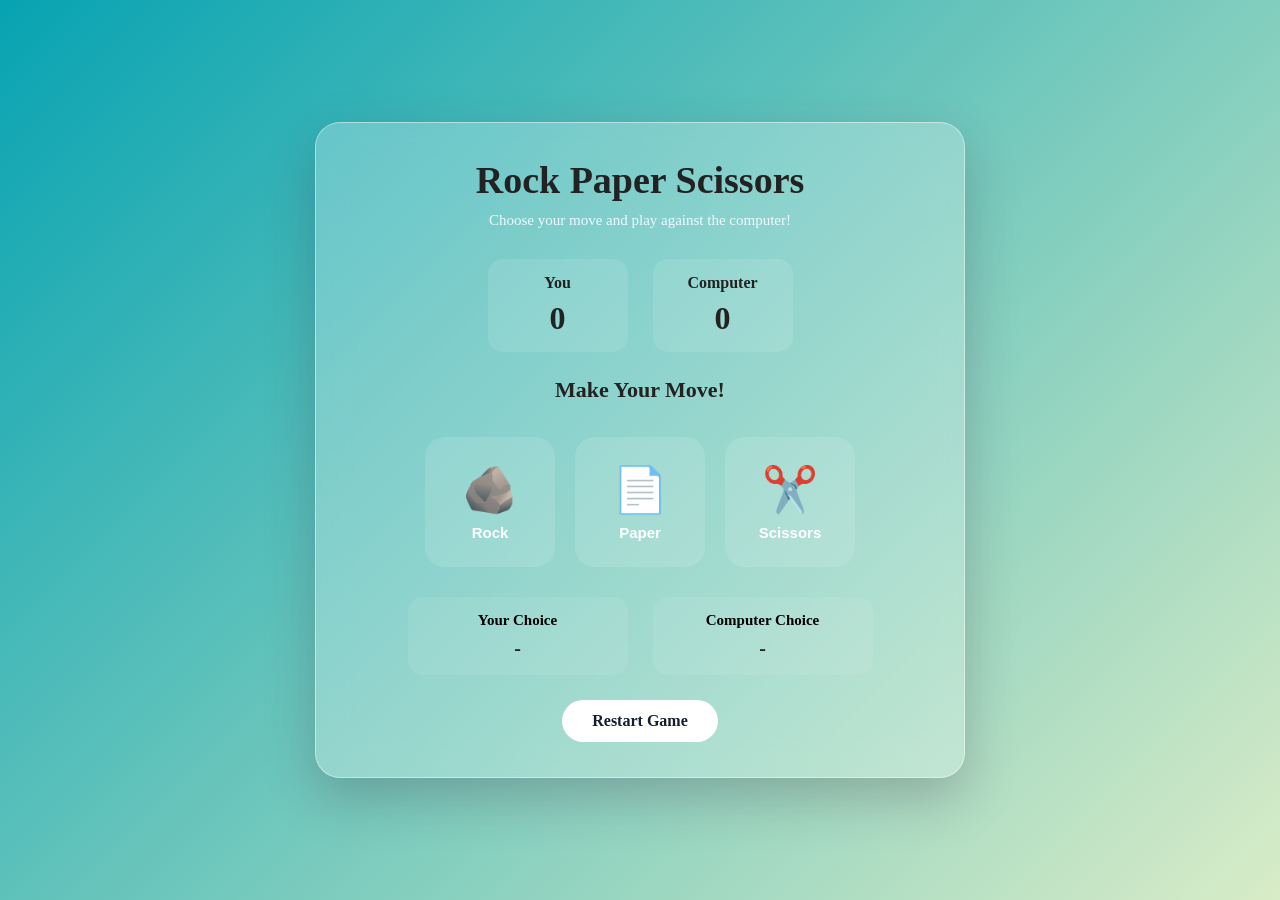
<file: index.html>
<!DOCTYPE html>
<html lang="en">
<head>
    <meta charset="UTF-8">
    <meta name="viewport" content="width=device-width, initial-scale=1.0">

    <title>Rock Paper Scissors Game</title>

    <link rel="stylesheet" href="style.css">
</head>

<body>

    <div class="game-container">

        <h1 style="font-family: times new roman">Rock Paper Scissors</h1>
        <p class="subtitle" style="color: aliceblue;">Choose your move and play against the computer!</p>

        <!-- Score Board -->
        <div class="score-board">
            <div class="score">
                <h3>You</h3>
                <span id="player-score">0</span>
            </div>

            <div class="score">
                <h3>Computer</h3>
                <span id="computer-score">0</span>
            </div>
        </div>

        <!-- Result -->
        <div class="result">
            <h2 id="result-text">Make Your Move!</h2>
        </div>

        <!-- Choices -->
        <div class="choices">

            <button class="choice" id="rock">
                🪨
                <span>Rock</span>
            </button>

            <button class="choice" id="paper">
                📄
                <span>Paper</span>
            </button>

            <button class="choice" id="scissors">
                ✂️
                <span>Scissors</span>
            </button>

        </div>

        <!-- Selected Moves -->
        <div class="moves">

            <div class="move">
                <h3 style="color: black;">Your Choice</h3>
                <p id="player-choice">-</p>
            </div>

            <div class="move">
                <h3 style="color: black;">Computer Choice</h3>
                <p id="computer-choice">-</p>
            </div>

        </div>

        <!-- Restart Button -->
        <button id="restart-btn" style="font-family: times new roman;">Restart Game</button>

    </div>

    <script src="script.js"></script>

</body>
</html>
</file>
<file: style.css>
/* Reset */
* {
    margin: 0;
    padding: 0;
    box-sizing: border-box;
}

body {
    min-height: 100vh;
    font-family: times new roman;

    background: linear-gradient(
        135deg,
        #07A3B2,
        #D9ECC7
    );

    display: flex;
    justify-content: center;
    align-items: center;
    padding: 20px;
    color: #222;
}

.game-container {
    width: 100%;
    max-width: 650px;
    padding: 35px;
    text-align: center;

    background: rgba(255, 255, 255, 0.25);

    border: 1px solid rgba(255, 255, 255, 0.45);
    border-radius: 25px;

    backdrop-filter: blur(15px);
    -webkit-backdrop-filter: blur(15px);

    box-shadow: 0 20px 50px rgba(60, 40, 60, 0.25);
}

@keyframes containerAppear {
    from {
        opacity: 0;
        transform: scale(0.9);
    }

    to {
        opacity: 1;
        transform: scale(1);
    }
}

/* Heading */
h1 {
    font-size: 38px;
    margin-bottom: 10px;
}

.subtitle {
    color: #cbd5e1;
    font-size: 15px;
    margin-bottom: 30px;
}

/* Score Board */
.score-board {
    display: flex;
    justify-content: center;
    gap: 25px;
    margin-bottom: 25px;
}

.score {
    width: 140px;
    padding: 15px;
    background: rgba(255, 255, 255, 0.1);
    border-radius: 15px;
    transition: 0.3s;
}

.score:hover {
    transform: translateY(-4px);
}

.score h3 {
    font-size: 16px;
    margin-bottom: 8px;
}

.score span {
    font-size: 32px;
    font-weight: bold;
}

/* Result */
.result {
    margin: 20px 0;
    min-height: 30px;
}

.result h2 {
    font-size: 22px;
}

/* Result Animation */
.result-animation {
    animation: resultPop 0.5s ease;
}

@keyframes resultPop {
    0% {
        transform: scale(0.7);
        opacity: 0;
    }

    60% {
        transform: scale(1.15);
    }

    100% {
        transform: scale(1);
        opacity: 1;
    }
}

/* Choices */
.choices {
    display: flex;
    justify-content: center;
    gap: 20px;
    margin: 30px 0;
}

.choice {
    width: 130px;
    height: 130px;
    border: none;
    border-radius: 20px;
    background: rgba(255, 255, 255, 0.12);
    color: white;
    cursor: pointer;

    display: flex;
    flex-direction: column;
    justify-content: center;
    align-items: center;

    font-size: 45px;
    transition: all 0.25s ease;
}

/* Button Hover */
.choice:hover {
    transform: translateY(-8px) scale(1.05);
    background: rgba(255, 255, 255, 0.22);
    box-shadow: 0 10px 25px rgba(0, 0, 0, 0.3);
}

/* Button Click */
.choice:active {
    transform: scale(0.9);
}

.choice span {
    font-size: 15px;
    margin-top: 8px;
    font-weight: bold;
}

/* Selected Move Animation */
.move-animation {
    animation: movePop 0.5s ease;
}

@keyframes movePop {
    0% {
        transform: scale(0.7);
        opacity: 0;
    }

    100% {
        transform: scale(1);
        opacity: 1;
    }
}

/* Selected Moves */
.moves {
    display: flex;
    justify-content: center;
    gap: 25px;
    margin: 25px 0;
}

.move {
    width: 220px;
    padding: 15px;
    background: rgba(255, 255, 255, 0.08);
    border-radius: 15px;
    transition: 0.3s;
}

.move h3 {
    font-size: 15px;
    color: #cbd5e1;
    margin-bottom: 8px;
}

.move p {
    font-size: 20px;
    font-weight: bold;
}

/* Restart Button */
#restart-btn {
    padding: 12px 30px;
    border: none;
    border-radius: 25px;
    background: white;
    color: #141e30;
    font-size: 16px;
    font-weight: bold;
    cursor: pointer;
    transition: 0.3s ease;
}

#restart-btn:hover {
    transform: scale(1.08);
    box-shadow: 0 8px 20px rgba(0, 0, 0, 0.3);
}

#restart-btn:active {
    transform: scale(0.95);
}

/* Winning Effect */
.win-effect {
    animation: winPulse 0.7s ease;
}

@keyframes winPulse {
    0% {
        transform: scale(1);
    }

    50% {
        transform: scale(1.08);
    }

    100% {
        transform: scale(1);
    }
}

/* Losing Effect */
.lose-effect {
    animation: loseShake 0.5s ease;
}

@keyframes loseShake {
    0%,
    100% {
        transform: translateX(0);
    }

    25% {
        transform: translateX(-8px);
    }

    75% {
        transform: translateX(8px);
    }
}

/* Responsive Design */
@media (max-width: 600px) {

    .game-container {
        padding: 25px 15px;
    }

    h1 {
        font-size: 30px;
    }

    .choices {
        gap: 10px;
    }

    .choice {
        width: 95px;
        height: 95px;
        font-size: 32px;
    }

    .moves {
        gap: 10px;
    }

    .move {
        width: 160px;
    }
}
</file>
